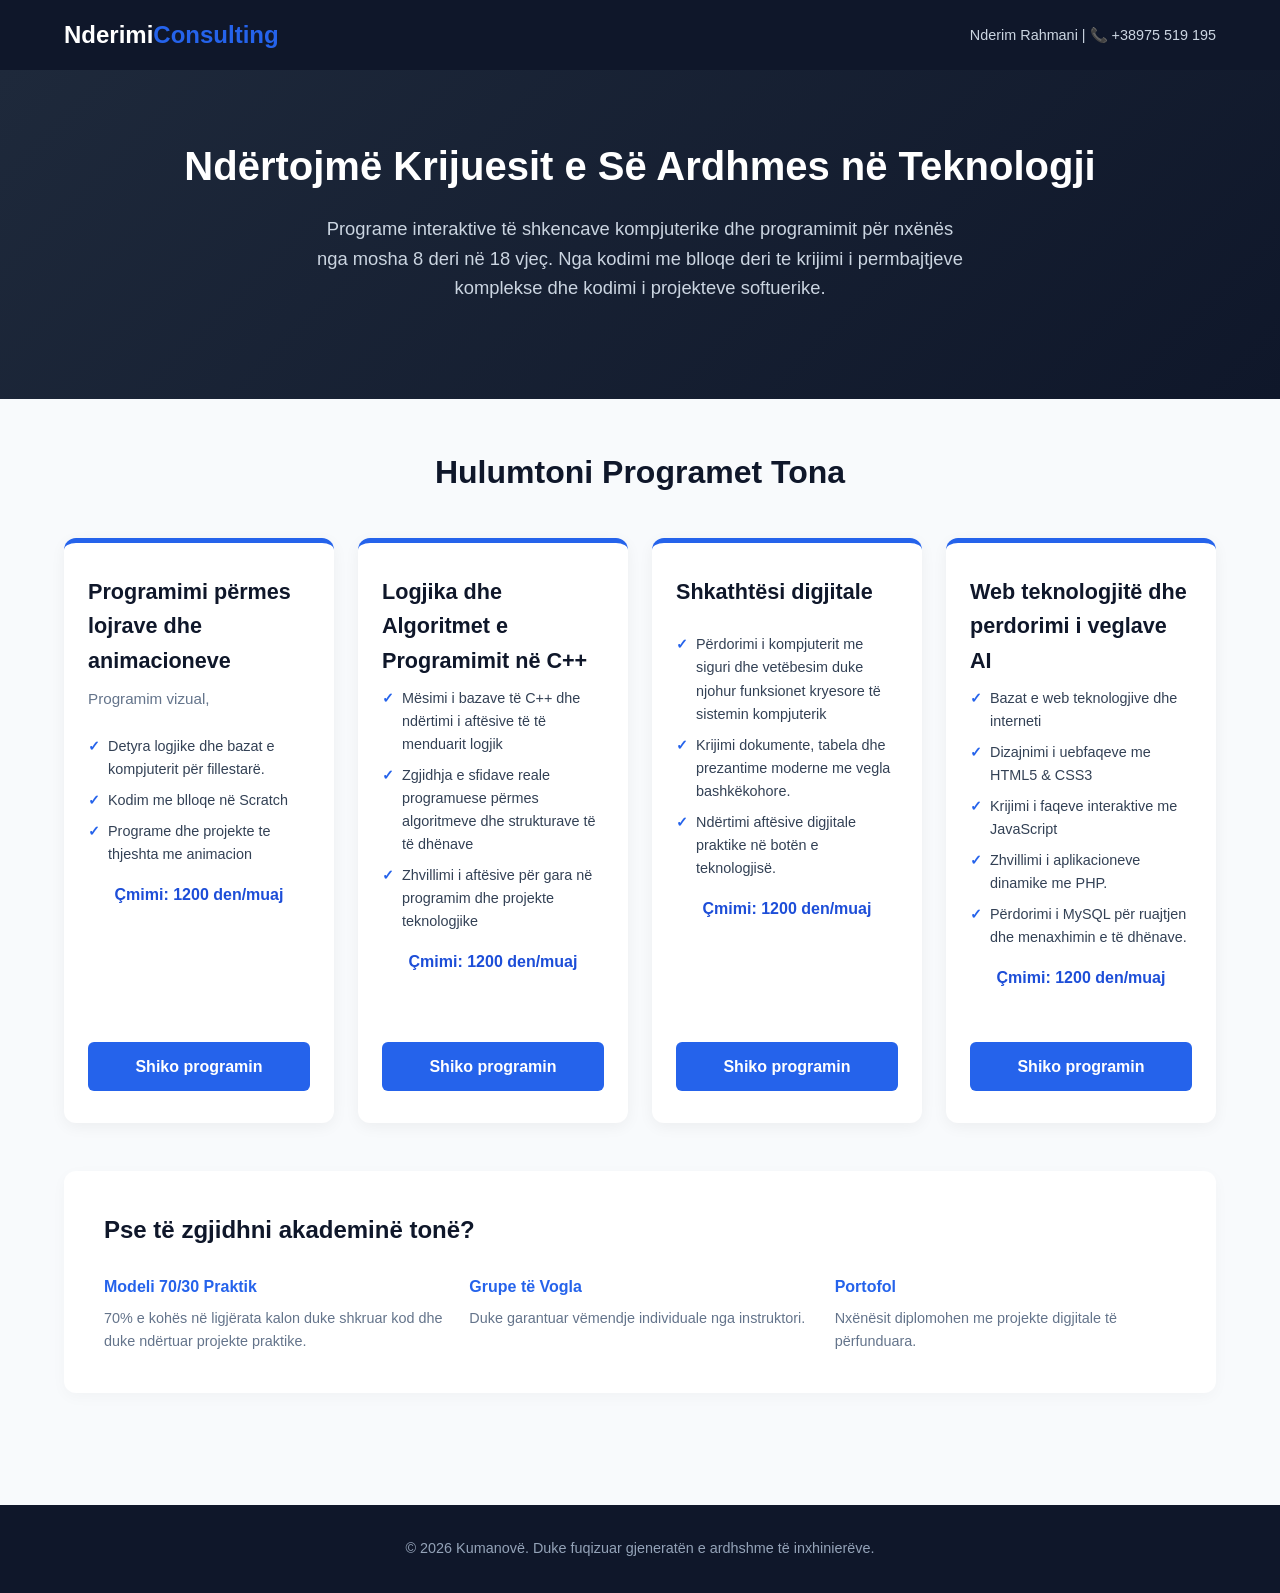
<file: index.html>
<!DOCTYPE html>
<html lang="sq">
<head>
    <meta charset="UTF-8">
    <meta name="viewport" content="width=device-width, initial-scale=1.0">
    <title> Programet e Shkencave Kompjuterike dhe shkathtesive IT për të Rinj</title>
    <link rel="stylesheet"  href="css/styles.css"/>
    
</head>
<body>

    <header>
        <div class="logo">Nderimi<span>Consulting</span></div>
        <div class="contact-top"> Nderim Rahmani | 📞 +38975 519 195</div>
    </header>

    <section class="hero">
        <h1>Ndërtojmë Krijuesit e Së Ardhmes në Teknologji</h1>
        <p>Programe interaktive të shkencave kompjuterike dhe programimit për nxënës nga mosha 8 deri në 18 vjeç. Nga kodimi me blloqe deri te krijimi i permbajtjeve komplekse dhe kodimi i projekteve softuerike.</p>
    </section>

    <div class="container">
        <h2 class="section-title">Hulumtoni Programet Tona </h2>
        
        <div class="grid">
            <!-- Niveli 1 -->
            <div class="card">
                <div>
                   
                    <h3>Programimi përmes lojrave dhe animacioneve</h3>
                    <p>Programim vizual, </p>
                    <ul class="features">
                        <li>Detyra logjike dhe bazat e kompjuterit për fillestarë.</li>
                        <li>Kodim me blloqe në Scratch</li>
                        <li>Programe dhe projekte te thjeshta me animacion </li>
                       
                    </ul>
                    <div class="price" ><b>Çmimi: 1200 den/muaj</b></div>
                </div>
                
                <!-- <a href="https://tally.so/r/jaVP91" class="btn">Shiko programin</a> -->
                <a href="kursi1.html" class="btn">Shiko programin</a> 
            </div>
             <!-- Niveli 2 -->   
            <div class="card">
                <div>
                    <h3>Logjika dhe Algoritmet e Programimit në C++</h3>
                    <ul class="features">
                        <li>Mësimi i bazave të C++ dhe ndërtimi i aftësive të të menduarit logjik</li>
                        <li>Zgjidhja e sfidave reale programuese përmes algoritmeve dhe strukturave të të dhënave</li>
                        <li>Zhvillimi i aftësive për gara në programim dhe projekte teknologjike</li>
                    </ul>
                    <div class="price" ><b>Çmimi: 1200 den/muaj</b></div>
                </div>
                
                <a href="kursi2.html" class="btn">Shiko programin</a>
                
            </div>

            <!-- Niveli 3 -->
            <div class="card">
                <div>
                    
                    <h3>Shkathtësi digjitale</h3>
                    <p></p>
                    <ul class="features">
                        <li>Përdorimi i kompjuterit me siguri dhe vetëbesim duke njohur funksionet kryesore të sistemin kompjuterik </li>
                        <li>Krijimi dokumente, tabela dhe prezantime moderne me vegla bashkëkohore.</li>
                        <li>Ndërtimi aftësive digjitale praktike në botën e teknologjisë.</li>
                    </ul>
                     <div class="price" ><b>Çmimi: 1200 den/muaj</b></div>
                </div>
               
                    <a href="kursi3.html" class="btn">Shiko programin</a>
            </div>
            <!-- Niveli 4 -->
            <div class="card">
                <div>
                    
                    <h3>Web teknologjitë dhe perdorimi i veglave AI </h3>
                   
                    <ul class="features">
                        <li>Bazat e web teknologjive dhe interneti</li>
                        <li>Dizajnimi i uebfaqeve me HTML5 & CSS3</li>
                        <li>Krijimi i faqeve interaktive me JavaScript </li>
                        <li>Zhvillimi i aplikacioneve dinamike me PHP.</li>
                        <li>Përdorimi i MySQL për ruajtjen dhe menaxhimin e të dhënave.</li>
                    </ul>
                    
                    <div class="price" ><b>Çmimi: 1200 den/muaj</b></div>
                    <br/>
                    <br/>
                </div>
                <a href="kursi4.html" class="btn">Shiko programin</a>
            </div>

            

            
           
        </div>

        <!-- Seksioni për Prindërit -->
        <div class="parent-info">
            <h2>Pse të zgjidhni akademinë tonë?</h2>
            <div class="info-grid">
                <div class="info-item">
                    <h4>Modeli 70/30 Praktik</h4>
                    <p>70% e kohës në ligjërata kalon duke shkruar kod dhe duke ndërtuar projekte praktike.</p>
                </div>
                <div class="info-item">
                    <h4>Grupe të Vogla</h4>
                    <p>Duke garantuar vëmendje individuale nga instruktori.</p>
                </div>
                <div class="info-item">
                    <h4>Portofol</h4>
                    <p>Nxënësit diplomohen me projekte digjitale të përfunduara.</p>
                </div>
            </div>
        </div>
    </div>

    <footer>
        <p>&copy; 2026 Kumanovë. Duke fuqizuar gjeneratën e ardhshme të inxhinierëve.</p>
    </footer>

</body>
</html>
</file>
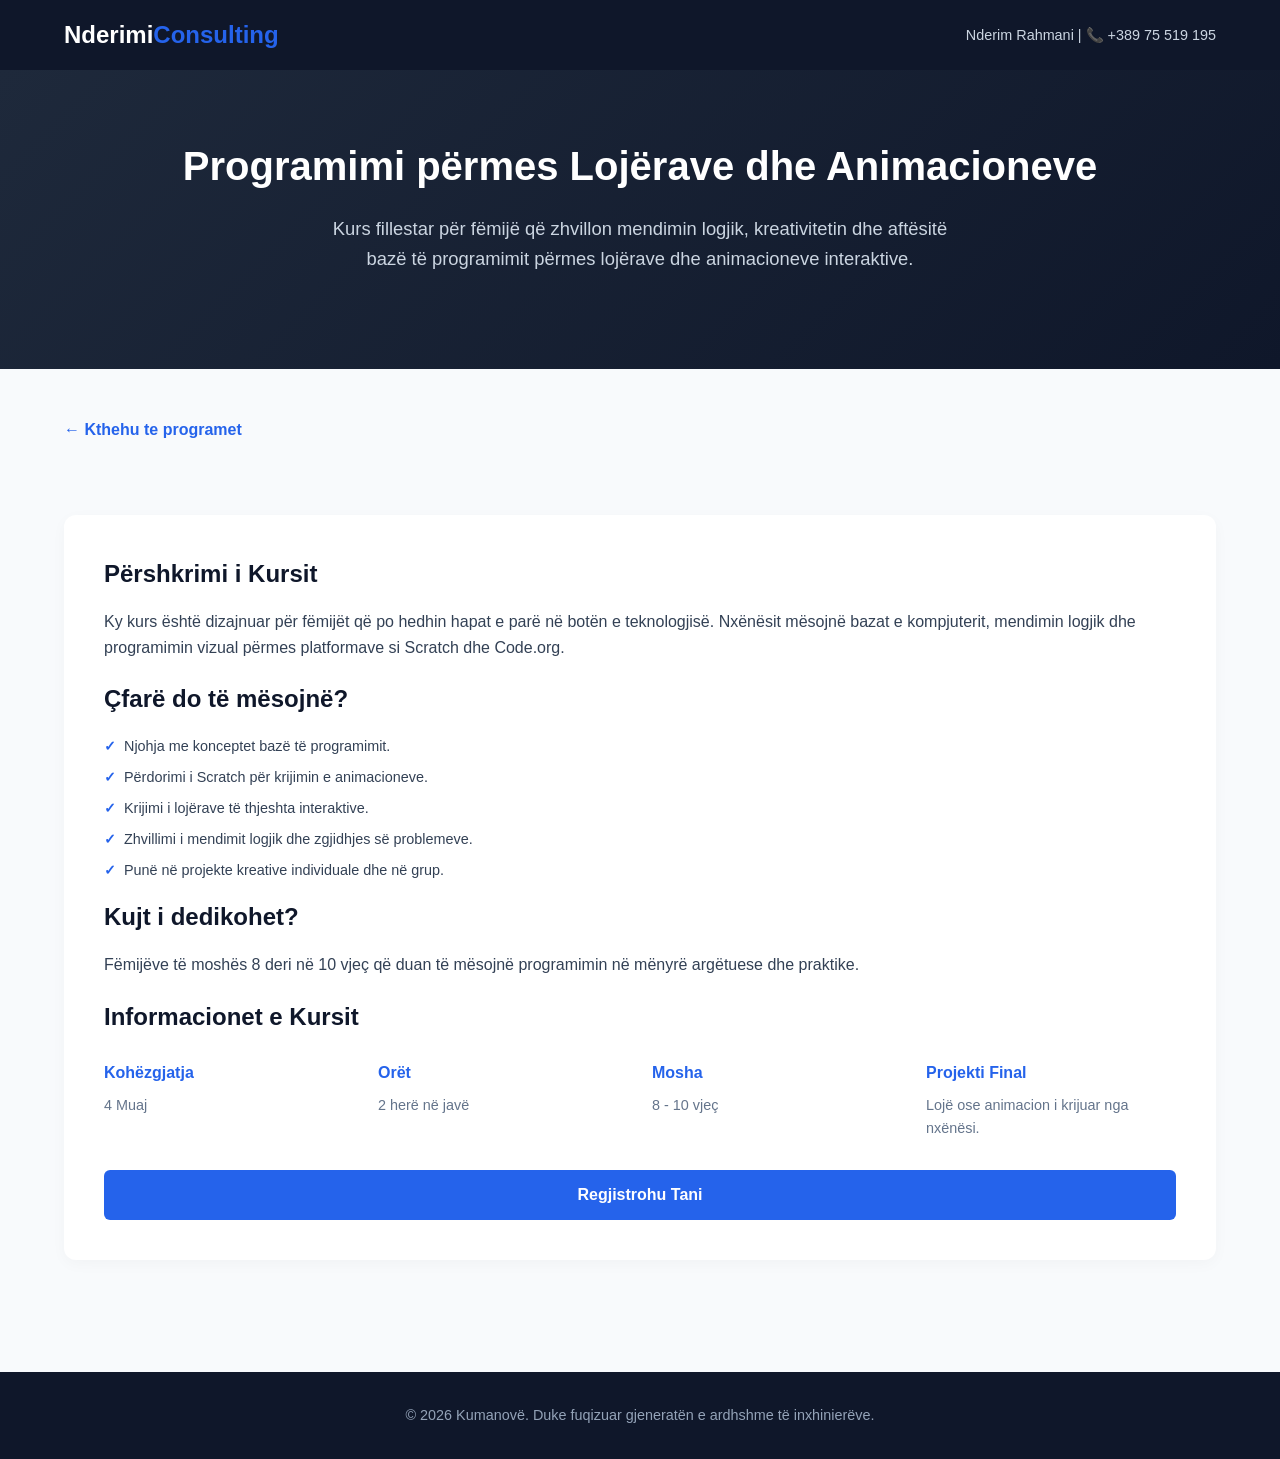
<file: kursi1.html>
<!DOCTYPE html>
<html lang="sq">
<head>
    <meta charset="UTF-8">
    <meta name="viewport" content="width=device-width, initial-scale=1.0">
    <title>Programimi përmes Lojërave dhe Animacioneve</title>
    <link rel="stylesheet"  href="css/styles.css"/>
</head>
<body>

    <header>
        <div class="logo">Nderimi<span>Consulting</span></div>
        <div class="contact-top">
            Nderim Rahmani | 📞 +389 75 519 195
        </div>
    </header>

    <section class="hero">
        <h1>Programimi përmes Lojërave dhe Animacioneve</h1>
        <p>
            Kurs fillestar për fëmijë që zhvillon mendimin logjik,
            kreativitetin dhe aftësitë bazë të programimit përmes
            lojërave dhe animacioneve interaktive.
        </p>
    </section>

    <div class="container">
        <a href="index.html" class="back-link">
            ← Kthehu te programet
        </a>
        <div class="parent-info">

            <h2>Përshkrimi i Kursit</h2>

            <p style="margin-bottom:20px;">
                Ky kurs është dizajnuar për fëmijët që po hedhin hapat e parë
                në botën e teknologjisë. Nxënësit mësojnë bazat e kompjuterit,
                mendimin logjik dhe programimin vizual përmes platformave si
                Scratch dhe Code.org.
            </p>

            <h2>Çfarë do të mësojnë?</h2>

            <ul class="features">
                <li>Njohja me konceptet bazë të programimit.</li>
                <li>Përdorimi i Scratch për krijimin e animacioneve.</li>
                <li>Krijimi i lojërave të thjeshta interaktive.</li>
                <li>Zhvillimi i mendimit logjik dhe zgjidhjes së problemeve.</li>
                <li>Punë në projekte kreative individuale dhe në grup.</li>
            </ul>

            <h2>Kujt i dedikohet?</h2>

            <p style="margin-bottom:20px;">
                Fëmijëve të moshës 8 deri në 10 vjeç që duan të mësojnë
                programimin në mënyrë argëtuese dhe praktike.
            </p>

            <h2>Informacionet e Kursit</h2>

            <div class="info-grid">

                <div class="info-item">
                    <h4>Kohëzgjatja</h4>
                    <p>4 Muaj</p>
                </div>

                <div class="info-item">
                    <h4>Orët</h4>
                    <p>2 herë në javë</p>
                </div>

                <div class="info-item">
                    <h4>Mosha</h4>
                    <p>8 - 10 vjeç</p>
                </div>

                <div class="info-item">
                    <h4>Projekti Final</h4>
                    <p>Lojë ose animacion i krijuar nga nxënësi.</p>
                </div>

            </div>

            <div style="margin-top:30px;">
                <a href="https://tally.so/r/jaVP91" target="_blank" class="btn">
                    Regjistrohu Tani
                </a>
            </div>

        </div>

    </div>

    <footer>
        <p>&copy; 2026 Kumanovë. Duke fuqizuar gjeneratën e ardhshme të inxhinierëve.</p>
    </footer>

</body>
</html>
</file>
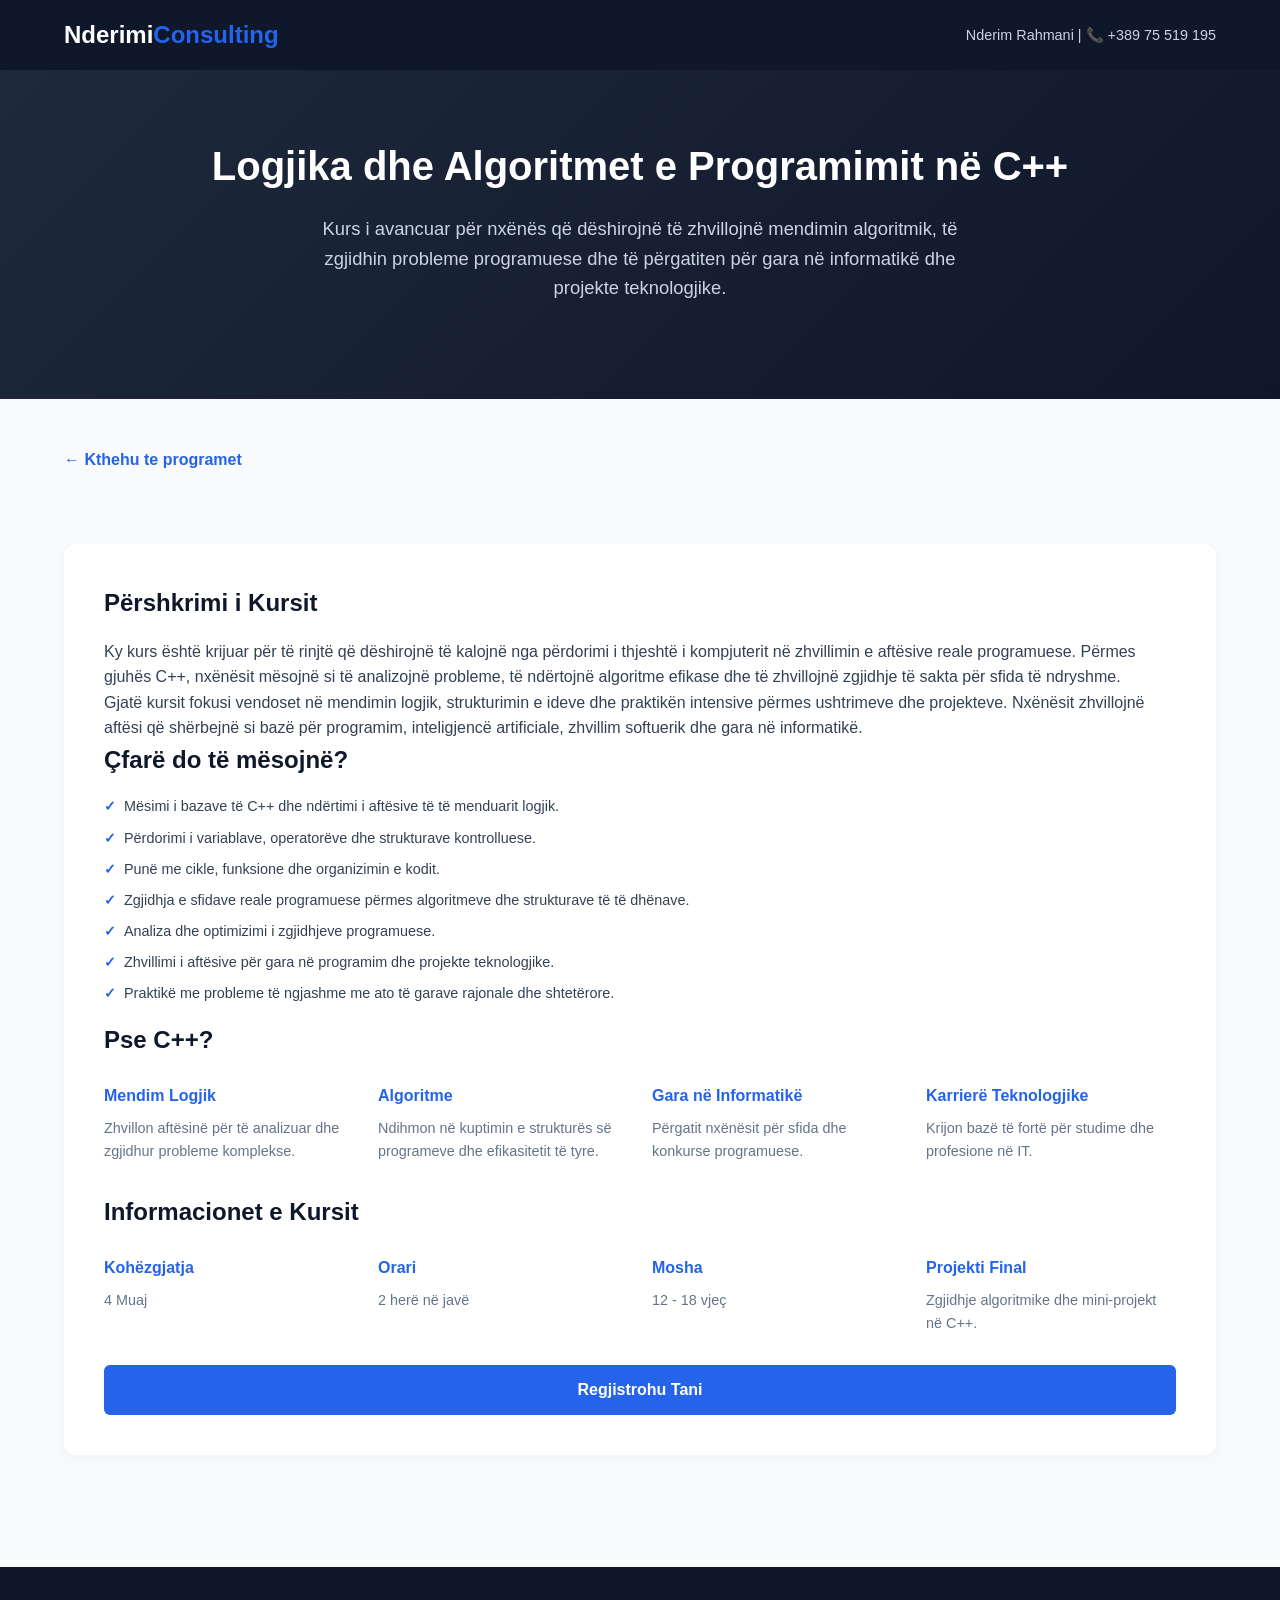
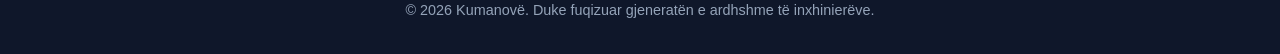
<file: kursi2.html>
<!DOCTYPE html>
<html lang="sq">
<head>
    <meta charset="UTF-8">
    <meta name="viewport" content="width=device-width, initial-scale=1.0">
    <title>Logjika dhe Algoritmet e Programimit në C++ | TechAcademy</title>
    <link rel="stylesheet"  href="css/styles.css"/>
</head>
<body>

    <header>
        <div class="logo">Nderimi<span>Consulting</span></div>
        <div class="contact-top">
            Nderim Rahmani | 📞 +389 75 519 195
        </div>
    </header>

    <section class="hero">
        <h1>Logjika dhe Algoritmet e Programimit në C++</h1>
        <p>
            Kurs i avancuar për nxënës që dëshirojnë të zhvillojnë mendimin
            algoritmik, të zgjidhin probleme programuese dhe të përgatiten
            për gara në informatikë dhe projekte teknologjike.
        </p>
    </section>

    <div class="container">

        <a href="index.html" class="back-link">
            ← Kthehu te programet
        </a>

        <div class="parent-info">

            <h2>Përshkrimi i Kursit</h2>

            <p>
                Ky kurs është krijuar për të rinjtë që dëshirojnë të kalojnë
                nga përdorimi i thjeshtë i kompjuterit në zhvillimin e aftësive
                reale programuese. Përmes gjuhës C++, nxënësit mësojnë si të
                analizojnë probleme, të ndërtojnë algoritme efikase dhe të
                zhvillojnë zgjidhje të sakta për sfida të ndryshme.
            </p>

            <p>
                Gjatë kursit fokusi vendoset në mendimin logjik, strukturimin
                e ideve dhe praktikën intensive përmes ushtrimeve dhe projekteve.
                Nxënësit zhvillojnë aftësi që shërbejnë si bazë për programim,
                inteligjencë artificiale, zhvillim softuerik dhe gara në
                informatikë.
            </p>

            <h2>Çfarë do të mësojnë?</h2>

            <ul class="features">
                <li>Mësimi i bazave të C++ dhe ndërtimi i aftësive të të menduarit logjik.</li>
                <li>Përdorimi i variablave, operatorëve dhe strukturave kontrolluese.</li>
                <li>Punë me cikle, funksione dhe organizimin e kodit.</li>
                <li>Zgjidhja e sfidave reale programuese përmes algoritmeve dhe strukturave të të dhënave.</li>
                <li>Analiza dhe optimizimi i zgjidhjeve programuese.</li>
                <li>Zhvillimi i aftësive për gara në programim dhe projekte teknologjike.</li>
                <li>Praktikë me probleme të ngjashme me ato të garave rajonale dhe shtetërore.</li>
            </ul>

            <h2>Pse C++?</h2>

            <div class="info-grid">
                <div class="info-item">
                    <h4>Mendim Logjik</h4>
                    <p>Zhvillon aftësinë për të analizuar dhe zgjidhur probleme komplekse.</p>
                </div>

                <div class="info-item">
                    <h4>Algoritme</h4>
                    <p>Ndihmon në kuptimin e strukturës së programeve dhe efikasitetit të tyre.</p>
                </div>

                <div class="info-item">
                    <h4>Gara në Informatikë</h4>
                    <p>Përgatit nxënësit për sfida dhe konkurse programuese.</p>
                </div>

                <div class="info-item">
                    <h4>Karrierë Teknologjike</h4>
                    <p>Krijon bazë të fortë për studime dhe profesione në IT.</p>
                </div>
            </div>

            <h2 style="margin-top:30px;">Informacionet e Kursit</h2>

            <div class="info-grid">
                <div class="info-item">
                    <h4>Kohëzgjatja</h4>
                    <p>4 Muaj</p>
                </div>

                <div class="info-item">
                    <h4>Orari</h4>
                    <p>2 herë në javë</p>
                </div>

                <div class="info-item">
                    <h4>Mosha</h4>
                    <p>12 - 18 vjeç</p>
                </div>

                <div class="info-item">
                    <h4>Projekti Final</h4>
                    <p>Zgjidhje algoritmike dhe mini-projekt në C++.</p>
                </div>
            </div>

            <div style="margin-top: 30px;">
                <a href="https://tally.so/r/jaVP91" target="_blank" class="btn">
                    Regjistrohu Tani
                </a>
            </div>

        </div>

    </div>

    <footer>
        <p>&copy; 2026 Kumanovë. Duke fuqizuar gjeneratën e ardhshme të inxhinierëve.</p>
    </footer>

</body>
</html>
</file>
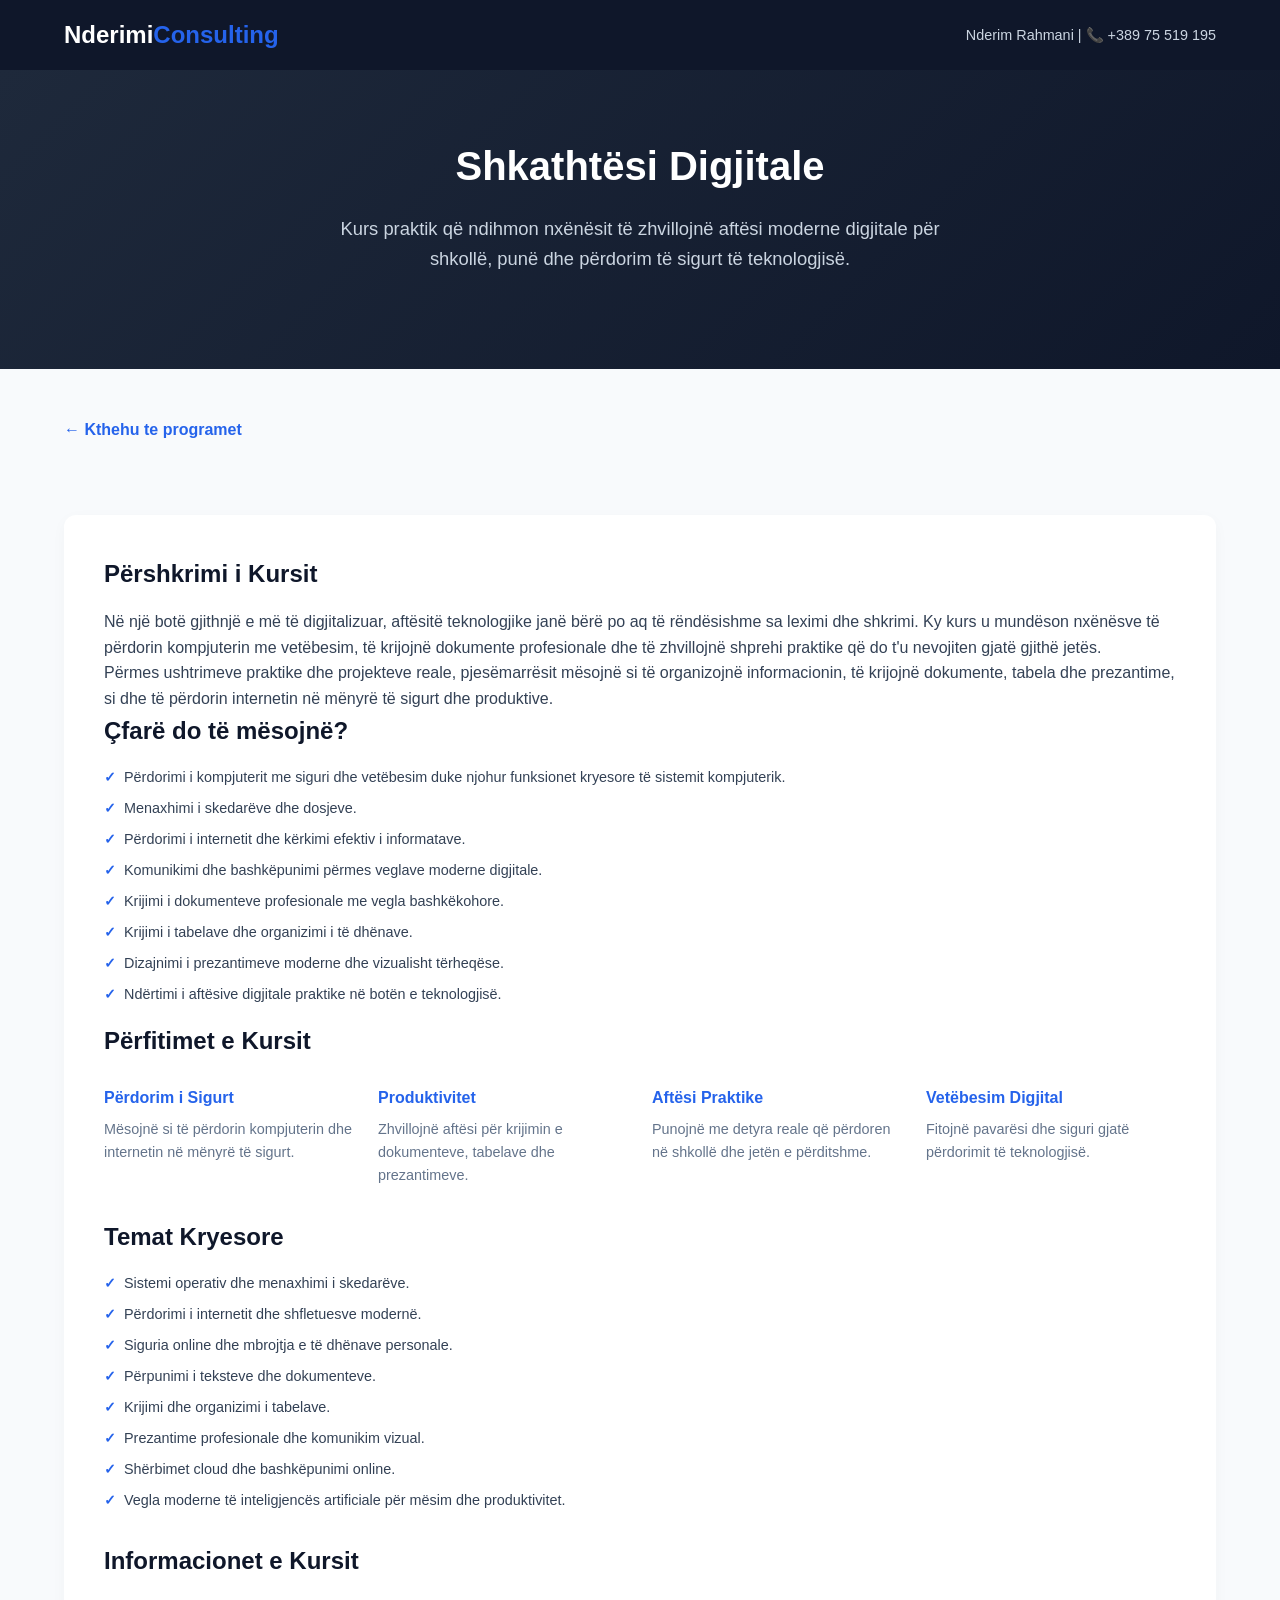
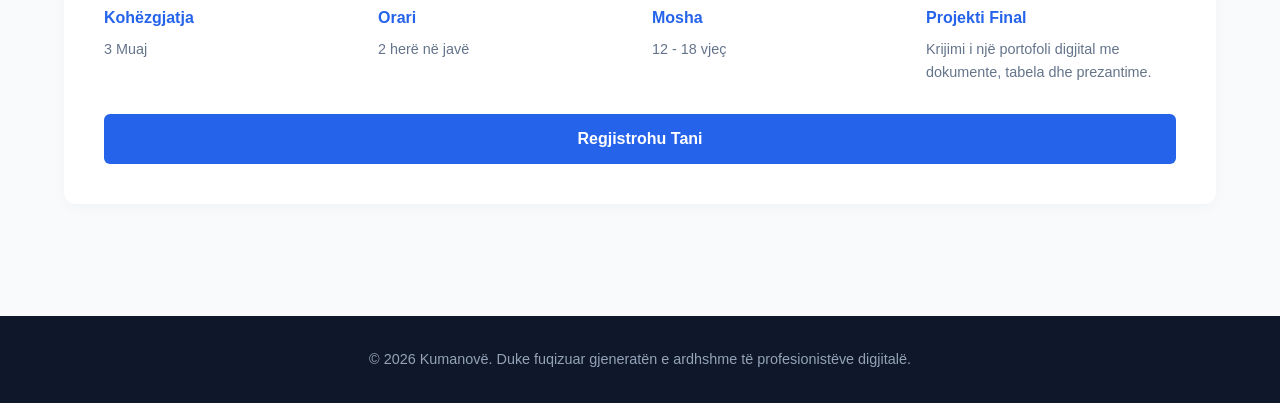
<file: kursi3.html>
<!DOCTYPE html>
<html lang="sq">
<head>
    <meta charset="UTF-8">
    <meta name="viewport" content="width=device-width, initial-scale=1.0">
    <title>Shkathtësi Digjitale | TechAcademy</title>
    <link rel="stylesheet"  href="css/styles.css"/>
</head>
<body>

    <header>
        <div class="logo">Nderimi<span>Consulting</span></div>
        <div class="contact-top">
            Nderim Rahmani | 📞 +389 75 519 195
        </div>
    </header>

    <section class="hero">
        <h1>Shkathtësi Digjitale</h1>
        <p>
            Kurs praktik që ndihmon nxënësit të zhvillojnë aftësi moderne
            digjitale për shkollë, punë dhe përdorim të sigurt të teknologjisë.
        </p>
    </section>

    <div class="container">

        <a href="index.html" class="back-link">
            ← Kthehu te programet
        </a>

        <div class="parent-info">

            <h2>Përshkrimi i Kursit</h2>

            <p>
                Në një botë gjithnjë e më të digjitalizuar, aftësitë teknologjike
                janë bërë po aq të rëndësishme sa leximi dhe shkrimi. Ky kurs
                u mundëson nxënësve të përdorin kompjuterin me vetëbesim,
                të krijojnë dokumente profesionale dhe të zhvillojnë shprehi
                praktike që do t'u nevojiten gjatë gjithë jetës.
            </p>

            <p>
                Përmes ushtrimeve praktike dhe projekteve reale, pjesëmarrësit
                mësojnë si të organizojnë informacionin, të krijojnë dokumente,
                tabela dhe prezantime, si dhe të përdorin internetin në mënyrë
                të sigurt dhe produktive.
            </p>

            <h2>Çfarë do të mësojnë?</h2>

            <ul class="features">
                <li>Përdorimi i kompjuterit me siguri dhe vetëbesim duke njohur funksionet kryesore të sistemit kompjuterik.</li>
                <li>Menaxhimi i skedarëve dhe dosjeve.</li>
                <li>Përdorimi i internetit dhe kërkimi efektiv i informatave.</li>
                <li>Komunikimi dhe bashkëpunimi përmes veglave moderne digjitale.</li>
                <li>Krijimi i dokumenteve profesionale me vegla bashkëkohore.</li>
                <li>Krijimi i tabelave dhe organizimi i të dhënave.</li>
                <li>Dizajnimi i prezantimeve moderne dhe vizualisht tërheqëse.</li>
                <li>Ndërtimi i aftësive digjitale praktike në botën e teknologjisë.</li>
            </ul>

            <h2>Përfitimet e Kursit</h2>

            <div class="info-grid">

                <div class="info-item">
                    <h4>Përdorim i Sigurt</h4>
                    <p>Mësojnë si të përdorin kompjuterin dhe internetin në mënyrë të sigurt.</p>
                </div>

                <div class="info-item">
                    <h4>Produktivitet</h4>
                    <p>Zhvillojnë aftësi për krijimin e dokumenteve, tabelave dhe prezantimeve.</p>
                </div>

                <div class="info-item">
                    <h4>Aftësi Praktike</h4>
                    <p>Punojnë me detyra reale që përdoren në shkollë dhe jetën e përditshme.</p>
                </div>

                <div class="info-item">
                    <h4>Vetëbesim Digjital</h4>
                    <p>Fitojnë pavarësi dhe siguri gjatë përdorimit të teknologjisë.</p>
                </div>

            </div>

            <h2 style="margin-top:30px;">Temat Kryesore</h2>

            <ul class="features">
                <li>Sistemi operativ dhe menaxhimi i skedarëve.</li>
                <li>Përdorimi i internetit dhe shfletuesve modernë.</li>
                <li>Siguria online dhe mbrojtja e të dhënave personale.</li>
                <li>Përpunimi i teksteve dhe dokumenteve.</li>
                <li>Krijimi dhe organizimi i tabelave.</li>
                <li>Prezantime profesionale dhe komunikim vizual.</li>
                <li>Shërbimet cloud dhe bashkëpunimi online.</li>
                <li>Vegla moderne të inteligjencës artificiale për mësim dhe produktivitet.</li>
            </ul>

            <h2 style="margin-top:30px;">Informacionet e Kursit</h2>

            <div class="info-grid">

                <div class="info-item">
                    <h4>Kohëzgjatja</h4>
                    <p>3 Muaj</p>
                </div>

                <div class="info-item">
                    <h4>Orari</h4>
                    <p>2 herë në javë</p>
                </div>

                <div class="info-item">
                    <h4>Mosha</h4>
                    <p>12 - 18 vjeç</p>
                </div>

                <div class="info-item">
                    <h4>Projekti Final</h4>
                    <p>Krijimi i një portofoli digjital me dokumente, tabela dhe prezantime.</p>
                </div>

            </div>

            <div style="margin-top:30px;">
                <a href="https://tally.so/r/jaVP91" target="_blank" class="btn">
                    Regjistrohu Tani
                </a>
            </div>

        </div>

    </div>

    <footer>
        <p>&copy; 2026 Kumanovë. Duke fuqizuar gjeneratën e ardhshme të profesionistëve digjitalë.</p>
    </footer>

</body>
</html>
</file>
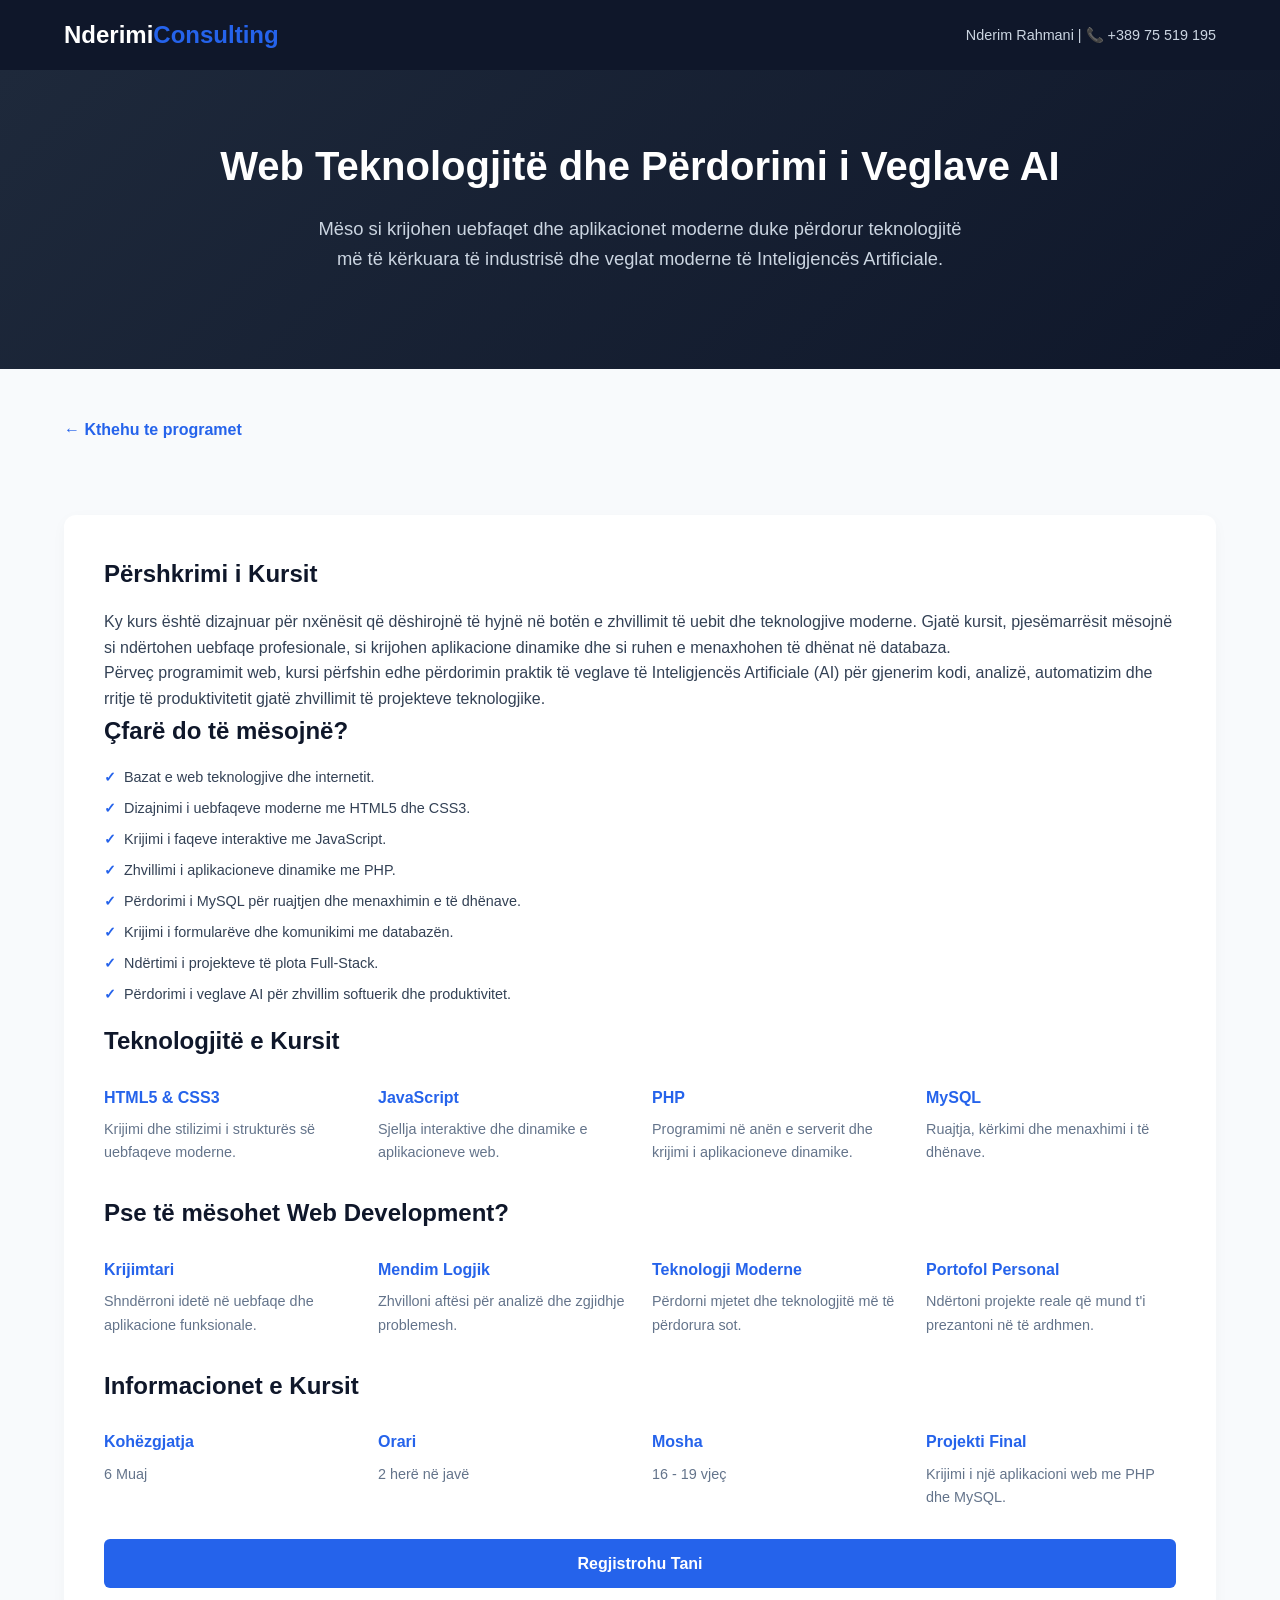
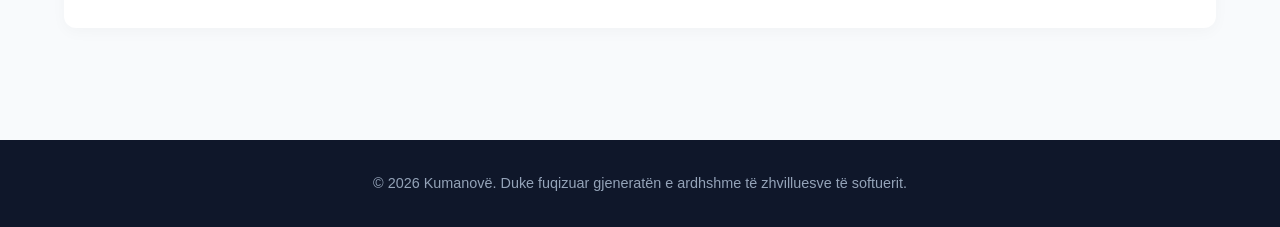
<file: kursi4.html>
<!DOCTYPE html>
<html lang="sq">
<head>
    <meta charset="UTF-8">
    <meta name="viewport" content="width=device-width, initial-scale=1.0">
    <title>Web Teknologjitë dhe Përdorimi i Veglave AI | TechAcademy</title>
    <link rel="stylesheet"  href="css/styles.css"/>
</head>
<body>

    <header>
        <div class="logo">Nderimi<span>Consulting</span></div>
        <div class="contact-top">
            Nderim Rahmani | 📞 +389 75 519 195
        </div>
    </header>

    <section class="hero">
        <h1>Web Teknologjitë dhe Përdorimi i Veglave AI</h1>
        <p>
            Mëso si krijohen uebfaqet dhe aplikacionet moderne duke përdorur
            teknologjitë më të kërkuara të industrisë dhe veglat moderne të
            Inteligjencës Artificiale.
        </p>
    </section>

    <div class="container">

        <a href="index.html" class="back-link">
            ← Kthehu te programet
        </a>

        <div class="parent-info">

            <h2>Përshkrimi i Kursit</h2>

            <p>
                Ky kurs është dizajnuar për nxënësit që dëshirojnë të hyjnë në
                botën e zhvillimit të uebit dhe teknologjive moderne. Gjatë kursit,
                pjesëmarrësit mësojnë si ndërtohen uebfaqe profesionale, si krijohen
                aplikacione dinamike dhe si ruhen e menaxhohen të dhënat në databaza.
            </p>

            <p>
                Përveç programimit web, kursi përfshin edhe përdorimin praktik të
                veglave të Inteligjencës Artificiale (AI) për gjenerim kodi,
                analizë, automatizim dhe rritje të produktivitetit gjatë zhvillimit
                të projekteve teknologjike.
            </p>

            <h2>Çfarë do të mësojnë?</h2>

            <ul class="features">
                <li>Bazat e web teknologjive dhe internetit.</li>
                <li>Dizajnimi i uebfaqeve moderne me HTML5 dhe CSS3.</li>
                <li>Krijimi i faqeve interaktive me JavaScript.</li>
                <li>Zhvillimi i aplikacioneve dinamike me PHP.</li>
                <li>Përdorimi i MySQL për ruajtjen dhe menaxhimin e të dhënave.</li>
                <li>Krijimi i formularëve dhe komunikimi me databazën.</li>
                <li>Ndërtimi i projekteve të plota Full-Stack.</li>
                <li>Përdorimi i veglave AI për zhvillim softuerik dhe produktivitet.</li>
            </ul>

            <h2>Teknologjitë e Kursit</h2>

            <div class="info-grid">

                <div class="info-item">
                    <h4>HTML5 & CSS3</h4>
                    <p>Krijimi dhe stilizimi i strukturës së uebfaqeve moderne.</p>
                </div>

                <div class="info-item">
                    <h4>JavaScript</h4>
                    <p>Sjellja interaktive dhe dinamike e aplikacioneve web.</p>
                </div>

                <div class="info-item">
                    <h4>PHP</h4>
                    <p>Programimi në anën e serverit dhe krijimi i aplikacioneve dinamike.</p>
                </div>

                <div class="info-item">
                    <h4>MySQL</h4>
                    <p>Ruajtja, kërkimi dhe menaxhimi i të dhënave.</p>
                </div>

            </div>

            <h2 style="margin-top:30px;">Pse të mësohet Web Development?</h2>

            <div class="info-grid">

                <div class="info-item">
                    <h4>Krijimtari</h4>
                    <p>Shndërroni idetë në uebfaqe dhe aplikacione funksionale.</p>
                </div>

                <div class="info-item">
                    <h4>Mendim Logjik</h4>
                    <p>Zhvilloni aftësi për analizë dhe zgjidhje problemesh.</p>
                </div>

                <div class="info-item">
                    <h4>Teknologji Moderne</h4>
                    <p>Përdorni mjetet dhe teknologjitë më të përdorura sot.</p>
                </div>

                <div class="info-item">
                    <h4>Portofol Personal</h4>
                    <p>Ndërtoni projekte reale që mund t'i prezantoni në të ardhmen.</p>
                </div>

            </div>

            <h2 style="margin-top:30px;">Informacionet e Kursit</h2>

            <div class="info-grid">

                <div class="info-item">
                    <h4>Kohëzgjatja</h4>
                    <p>6 Muaj</p>
                </div>

                <div class="info-item">
                    <h4>Orari</h4>
                    <p>2 herë në javë</p>
                </div>

                <div class="info-item">
                    <h4>Mosha</h4>
                    <p>16 - 19 vjeç</p>
                </div>

                <div class="info-item">
                    <h4>Projekti Final</h4>
                    <p>Krijimi i një aplikacioni web me PHP dhe MySQL.</p>
                </div>

            </div>

            <div style="margin-top:30px;">
                <a href="https://tally.so/r/jaVP91" target="_blank" class="btn">
                    Regjistrohu Tani
                </a>
            </div>

        </div>

    </div>

    <footer>
        <p>&copy; 2026 Kumanovë. Duke fuqizuar gjeneratën e ardhshme të zhvilluesve të softuerit.</p>
    </footer>

</body>
</html>
</file>
<file: css/styles.css>
:root {
    --primary: #2563eb;
    --primary-dark: #1d4ed8;
    --secondary: #0f172a;
    --accent: #f59e0b;
    --bg-light: #f8fafc;
    --card-bg: #ffffff;
    --text-main: #334155;
    --text-light: #64748b;
}

* {
    box-sizing: border-box;
    margin: 0;
    padding: 0;
    font-family: 'Segoe UI', Tahoma, Geneva, Verdana, sans-serif;
}

body {
    background-color: var(--bg-light);
    color: var(--text-main);
    line-height: 1.6;
}

/* Navigacioni */
header {
    background-color: var(--secondary);
    color: #ffffff;
    padding: 1rem 5%;
    display: flex;
    justify-content: space-between;
    align-items: center;
}

.logo {
    font-size: 1.5rem;
    font-weight: 700;
    color: #ffffff;
}

.logo span {
    color: var(--primary);
}

.contact-top {
    font-size: 0.9rem;
    color: #cbd5e1;
}

/* Seksioni Hero */
.hero {
    text-align: center;
    padding: 4rem 1rem;
    background: linear-gradient(135deg, #1e293b 0%, #0f172a 100%);
    color: #ffffff;
}

.hero h1 {
    font-size: 2.5rem;
    margin-bottom: 1rem;
}

.hero p {
    font-size: 1.15rem;
    max-width: 650px;
    margin: 0 auto 2rem;
    color: #cbd5e1;
}

/* Rrjeti i Kurseve */
.container {
    max-width: 1200px;
    margin: 0 auto;
    padding: 3rem 1.5rem;
}

.section-title {
    text-align: center;
    font-size: 2rem;
    color: var(--secondary);
    margin-bottom: 2.5rem;
}

.grid {
    display: grid;
    grid-template-columns: repeat(auto-fit, minmax(260px, 1fr));
    gap: 1.5rem;
}

/* Kartat e Programeve */
.card {
    background: var(--card-bg);
    border-radius: 12px;
    box-shadow: 0 4px 15px rgba(0,0,0,0.05);
    padding: 2rem 1.5rem;
    display: flex;
    flex-direction: column;
    justify-content: space-between;
    transition: transform 0.2s ease, box-shadow 0.2s ease;
    border-top: 5px solid var(--primary);
}

.card:hover {
    transform: translateY(-5px);
    box-shadow: 0 8px 25px rgba(0,0,0,0.1);
}

.age-badge {
    align-self: flex-start;
    background: #dbeafe;
    color: var(--primary-dark);
    font-weight: 700;
    font-size: 0.85rem;
    padding: 0.25rem 0.75rem;
    border-radius: 20px;
    margin-bottom: 1rem;
}

.card h3 {
    font-size: 1.35rem;
    color: var(--secondary);
    margin-bottom: 0.5rem;
}

.card p {
    font-size: 0.95rem;
    color: var(--text-light);
    margin-bottom: 1.5rem;
}

.features {
    list-style: none;
    margin-bottom: 1rem;
}

.features li {
    font-size: 0.9rem;
    margin-bottom: 0.5rem;
    position: relative;
    padding-left: 1.25rem;
}

.features li::before {
    content: "✓";
    position: absolute;
    left: 0;
    color: var(--primary);
    font-weight: bold;
}

.btn {
    display: block;
    text-align: center;
    background-color: var(--primary);
    color: #ffffff;
    padding: 0.75rem 1rem;
    border-radius: 6px;
    text-decoration: none;
    font-weight: 600;
    transition: background-color 0.2s ease;
}

.btn:hover {
    background-color: var(--primary-dark);
}

/* Seksioni i Informacionit për Prindërit */
.parent-info {
    background-color: #ffffff;
    border-radius: 12px;
    padding: 2.5rem;
    margin-top: 3rem;
    box-shadow: 0 4px 15px rgba(0,0,0,0.03);
}

.parent-info h2 {
    color: var(--secondary);
    margin-bottom: 1rem;
}

.info-grid {
    display: grid;
    grid-template-columns: repeat(auto-fit, minmax(200px, 1fr));
    gap: 1.5rem;
    margin-top: 1.5rem;
}

.info-item h4 {
    color: var(--primary);
    margin-bottom: 0.5rem;
}

.info-item p {
    font-size: 0.9rem;
    color: var(--text-light);
}

/* Fundi i faqes */
footer {
    background-color: var(--secondary);
    color: #94a3b8;
    text-align: center;
    padding: 2rem 1rem;
    margin-top: 4rem;
    font-size: 0.9rem;
}

.back-link {
    display: inline-block;
    margin-bottom: 20px;
    color: var(--primary);
    text-decoration: none;
    font-weight: 600;
}

.back-link:hover {
    text-decoration: underline;
}


/* kursi */
.course-content h2 {
    margin-top: 2rem;
    margin-bottom: 1rem;
    color: var(--secondary);
}

.course-content p {
    margin-bottom: 1rem;
    color: var(--text-main);
}

.course-banner {
    background: linear-gradient(135deg, #2563eb, #1d4ed8);
    color: white;
    padding: 2rem;
    border-radius: 12px;
    margin-bottom: 2rem;
}

.back-link {
    display: inline-block;
    margin-bottom: 1.5rem;
    color: var(--primary);
    text-decoration: none;
    font-weight: 600;
}

.back-link:hover {
    text-decoration: underline;
}
.price{
    display: block;
    justify-content: center; 
    text-align: center;
    color:#1d4ed8;
}
</file>
